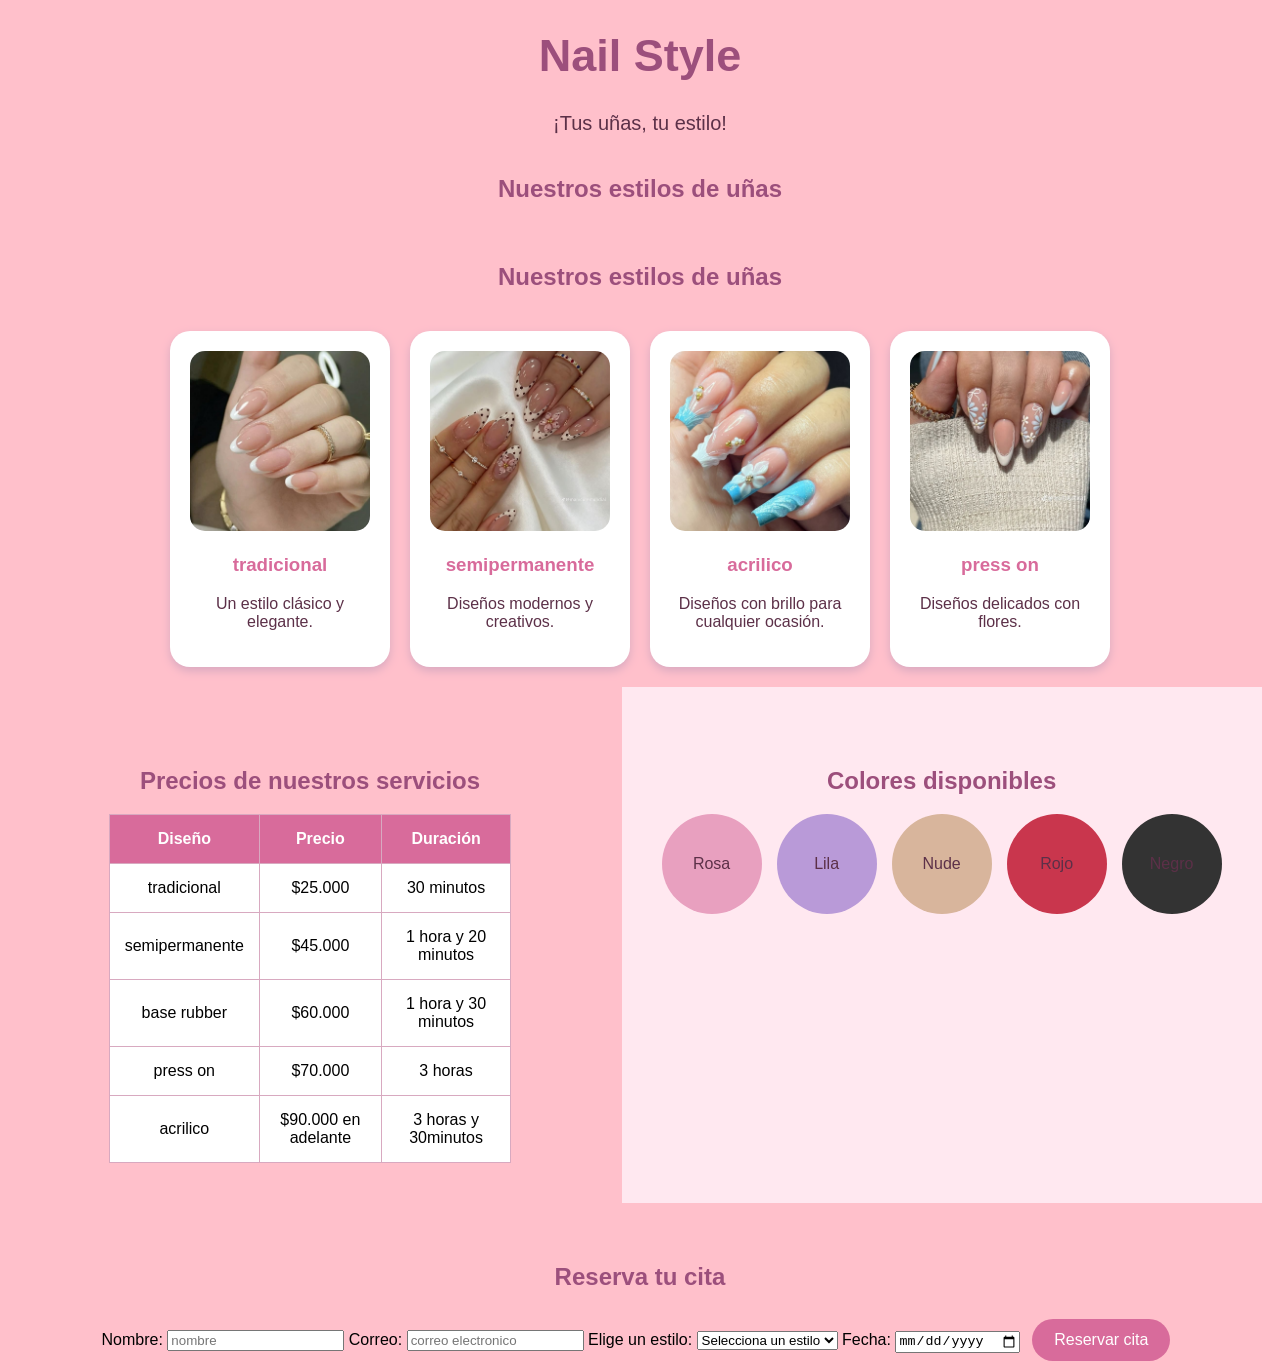
<file: index.html>
<!DOCTYPE html>
<html lang="es">

<head>
    <meta charset="UTF-8">
    <title>Nail Style</title>
    <link rel="stylesheet" href="estilos.css">
</head>


</body>

</html>

<body>

    <h1> Nail Style</h1>

    <p>¡Tus uñas, tu estilo!</p>

    <h2>Nuestros estilos de uñas</h2>

<div class="contenedor">

    <h2>Nuestros estilos de uñas</h2>

<div class="contenedor">

    <div class="tarjeta">
        <img src="imagenes/frances.jpeg" alt="Diseño uñas frances">
        <h3>tradicional</h3>
        <p>Un estilo clásico y elegante.</p>
    </div>

    <div class="tarjeta">
        <img src="imagenes/aesthetic.jpeg" alt=" Diseño uñas aesthetic">
        <h3>semipermanente</h3>
        <p>Diseños modernos y creativos.</p>
    </div>

    <div class="tarjeta">
        <img src="imagenes/acrílico.jpeg" alt="Diseño uñas acrílico">
        <h3>acrilico</h3>
        <p>Diseños con brillo para cualquier ocasión.</p>
    </div>

    <div class="tarjeta">
        <img src="imagenes/florales.jpeg" alt=" Diseños Uñas florales">
        <h3>press on</h3>
        <p>Diseños delicados con flores.</p>
    </div>
    </body>
</html>

<section class="precios">

    <h2>Precios de nuestros servicios</h2>

    <table>

        <tr>
            <th>Diseño</th>
            <th>Precio</th>
            <th>Duración</th>
        </tr>

        <tr>
            <td>tradicional</td>
            <td>$25.000</td>
            <td>30 minutos</td>
        </tr>

        <tr>
            <td>semipermanente</td>
            <td>$45.000</td>
            <td>1 hora y 20 minutos</td>
        </tr>

        <tr>
            <td>base rubber</td>
            <td>$60.000</td>
            <td>1 hora y 30 minutos</td>
        </tr>

        <tr>
            <td>press on</td>
            <td>$70.000</td>
            <td>3 horas</td>
        </tr>

        <tr>
            <td>acrilico</td>
            <td>$90.000 en adelante</td>
            <td>3 horas y 30minutos</td>

    </table>

</section>

</body>

<section class="colores">

    <h2>Colores disponibles</h2>

    <div class="colores-contenedor">

        <div class="color rosa">
            <p>Rosa</p>
        </div>

        <div class="color lila">
            <p>Lila</p>
        </div>

        <div class="color nude">
            <p>Nude</p>
        </div>

        <div class="color rojo">
            <p>Rojo</p>
        </div>

        <div class="color negro">
            <p>Negro</p>
        </div>

    </div>

</section>
<section class="3102231962">

    <h2>Reserva tu cita</h2>

    <form>

        <label>Nombre:</label>
        <input type="text" placeholder="nombre">

        <label>Correo:</label>
        <input type="email" placeholder="correo electronico">

        <label>Elige un estilo:</label>

        <select>
            <option>Selecciona un estilo</option>
            <option>Francesas</option>
            <option>Aesthetic</option>
            <option>Glitter</option>
            <option>Florales</option>
        </select>

        <label>Fecha:</label>
        <input type="date">

        <button type="submit">Reservar cita</button>

    </form>

</section>
</file>
<file: estilos.css>
body {
    margin: 0;
    font-family: Arial, sans-serif;
    background-color: #fff0f5;
    text-align: center;
}

h1 {
    color: #9c4f7c;
    font-size: 45px;
}

p {
    color: #5c3048;
    font-size: 20px;
  }
  body {
    background-color: pink;
}

button {
    background-color: #d86b9b;
    color: white;
    border: none;
    padding: 12px 22px;
    margin: 8px;
    border-radius: 25px;
    font-size: 16px;
    cursor: pointer;
}

{ 
.tarjeta:hover {
    transform: translateY(-8px);
}
}
h2 {
    color: #9c4f7c;
    margin-top: 40px;
}

.contenedor {
    display: flex;
    justify-content: center;
    gap: 20px;
    flex-wrap: wrap;
}

.tarjeta {
    background-color: white;
    width: 180px;
    padding: 20px;
    border-radius: 20px;
    box-shadow: 0 4px 10px #d8a9c0;
}

.tarjeta h3 {
    color: #d86b9b;
}

.tarjeta p {
    font-size: 16px;
}

.tarjeta:hover {
    transform: translateY(-8px);
}
.tarjeta img {
    width: 100%;
    height: 180px;
    object-fit: cover;
    border-radius: 15px;
}
.precios {
    padding: 40px;
}

table {
    width: 80%;
    margin: auto;
    border-collapse: collapse;
    background-color: white;
}

th {
    background-color: #d86b9b;
    color: white;
}

th, td {
    border: 1px solid #d8a9c0;
    padding: 15px;
}

tr:hover {
    background-color: #ffe0eb;
}
.colores {
    background-color: #ffe8f0;
    padding: 40px;
}

.colores-contenedor {
    display: flex;
    justify-content: center;
    gap: 15px;
    flex-wrap: wrap;
}

.color {
    width: 100px;
    height: 100px;
    border-radius: 50%;
    display: flex;
    align-items: center;
    justify-content: center;
}

.color p {
    font-size: 16px;
}

.rosa {
    background-color: #e8a0bf;
}

.lila {
    background-color: #b99ad8;
}

.nude {
    background-color: #d8b59c;
}

.rojo {
    background-color: #c9364d;
}

.negro {
    background-color: #333333;
}

.color:hover {
    transform: scale(1.1);
}
footer {
    background-color: #9c4f7c;
    color: white;
    text-align: center;
    padding: 20px;
}

footer p {
    color: white;
    margin: 5px;
    font-size: 16px;
}
</file>
